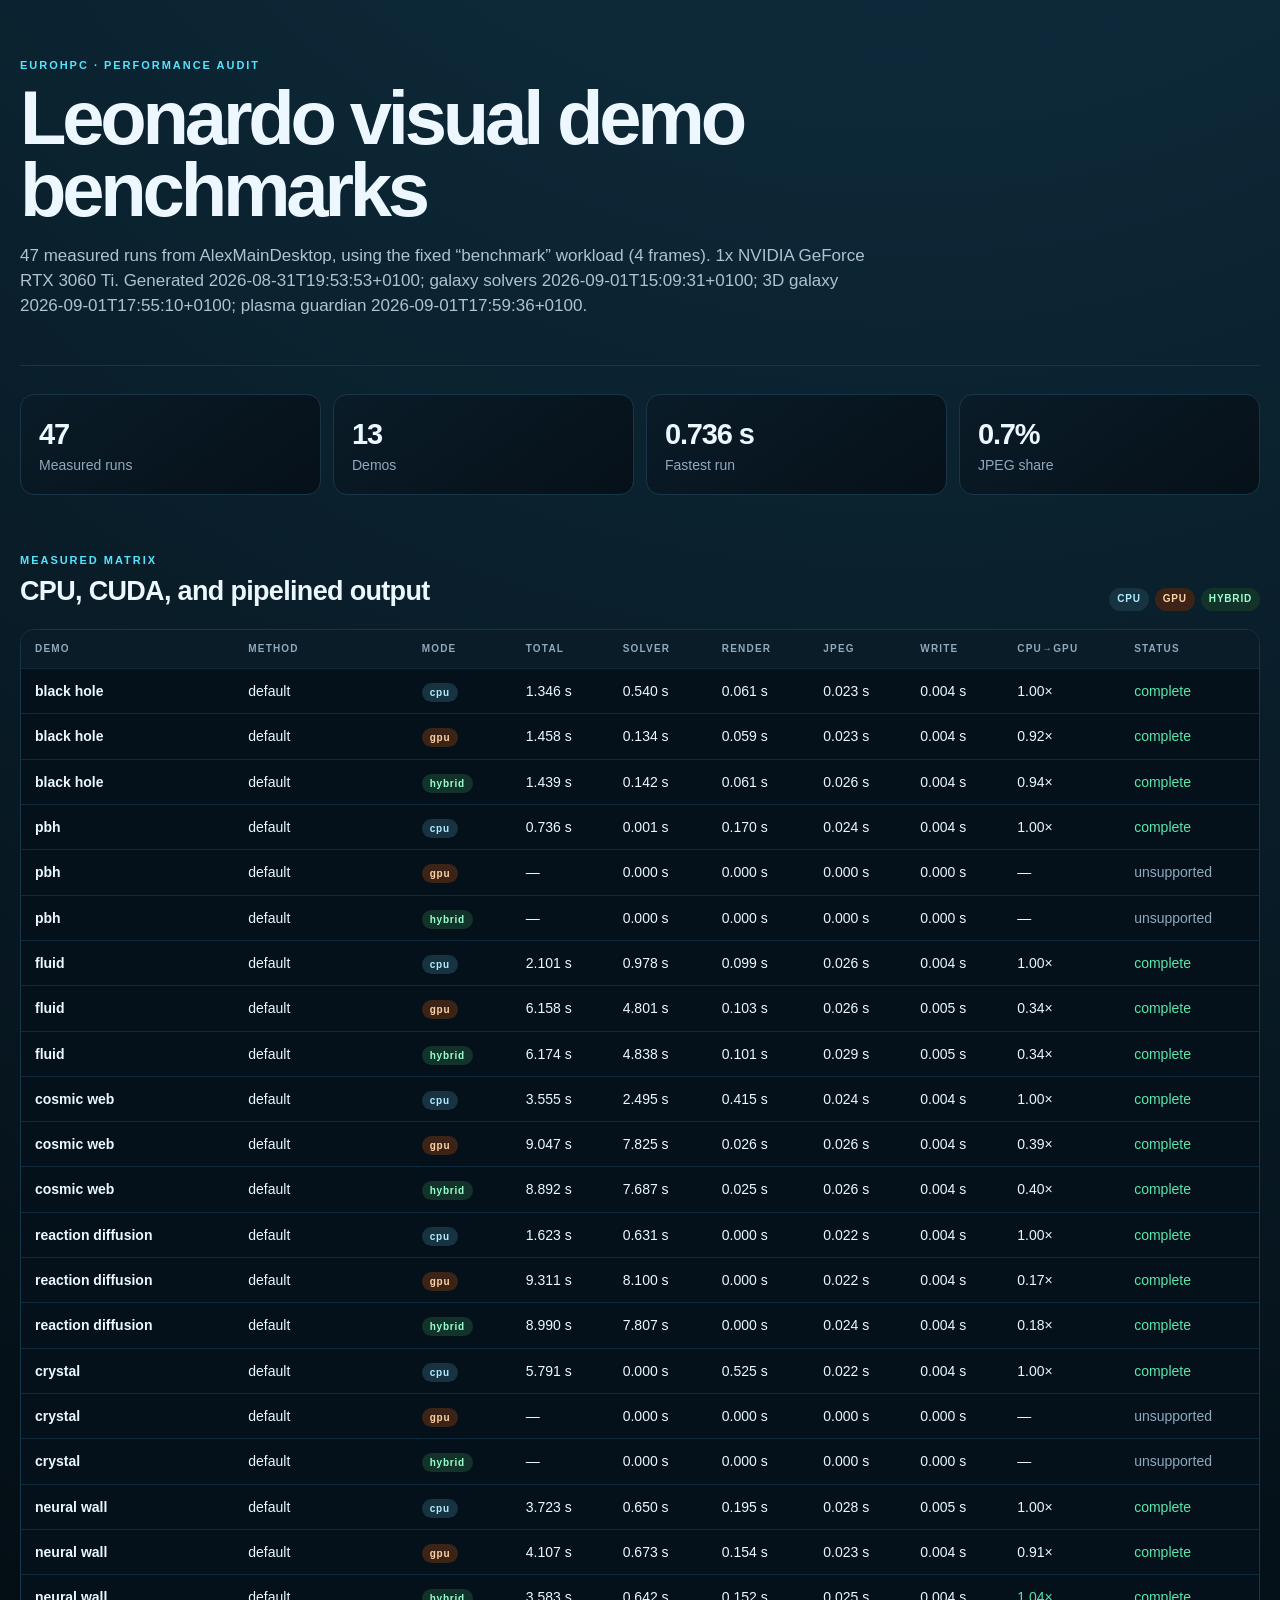
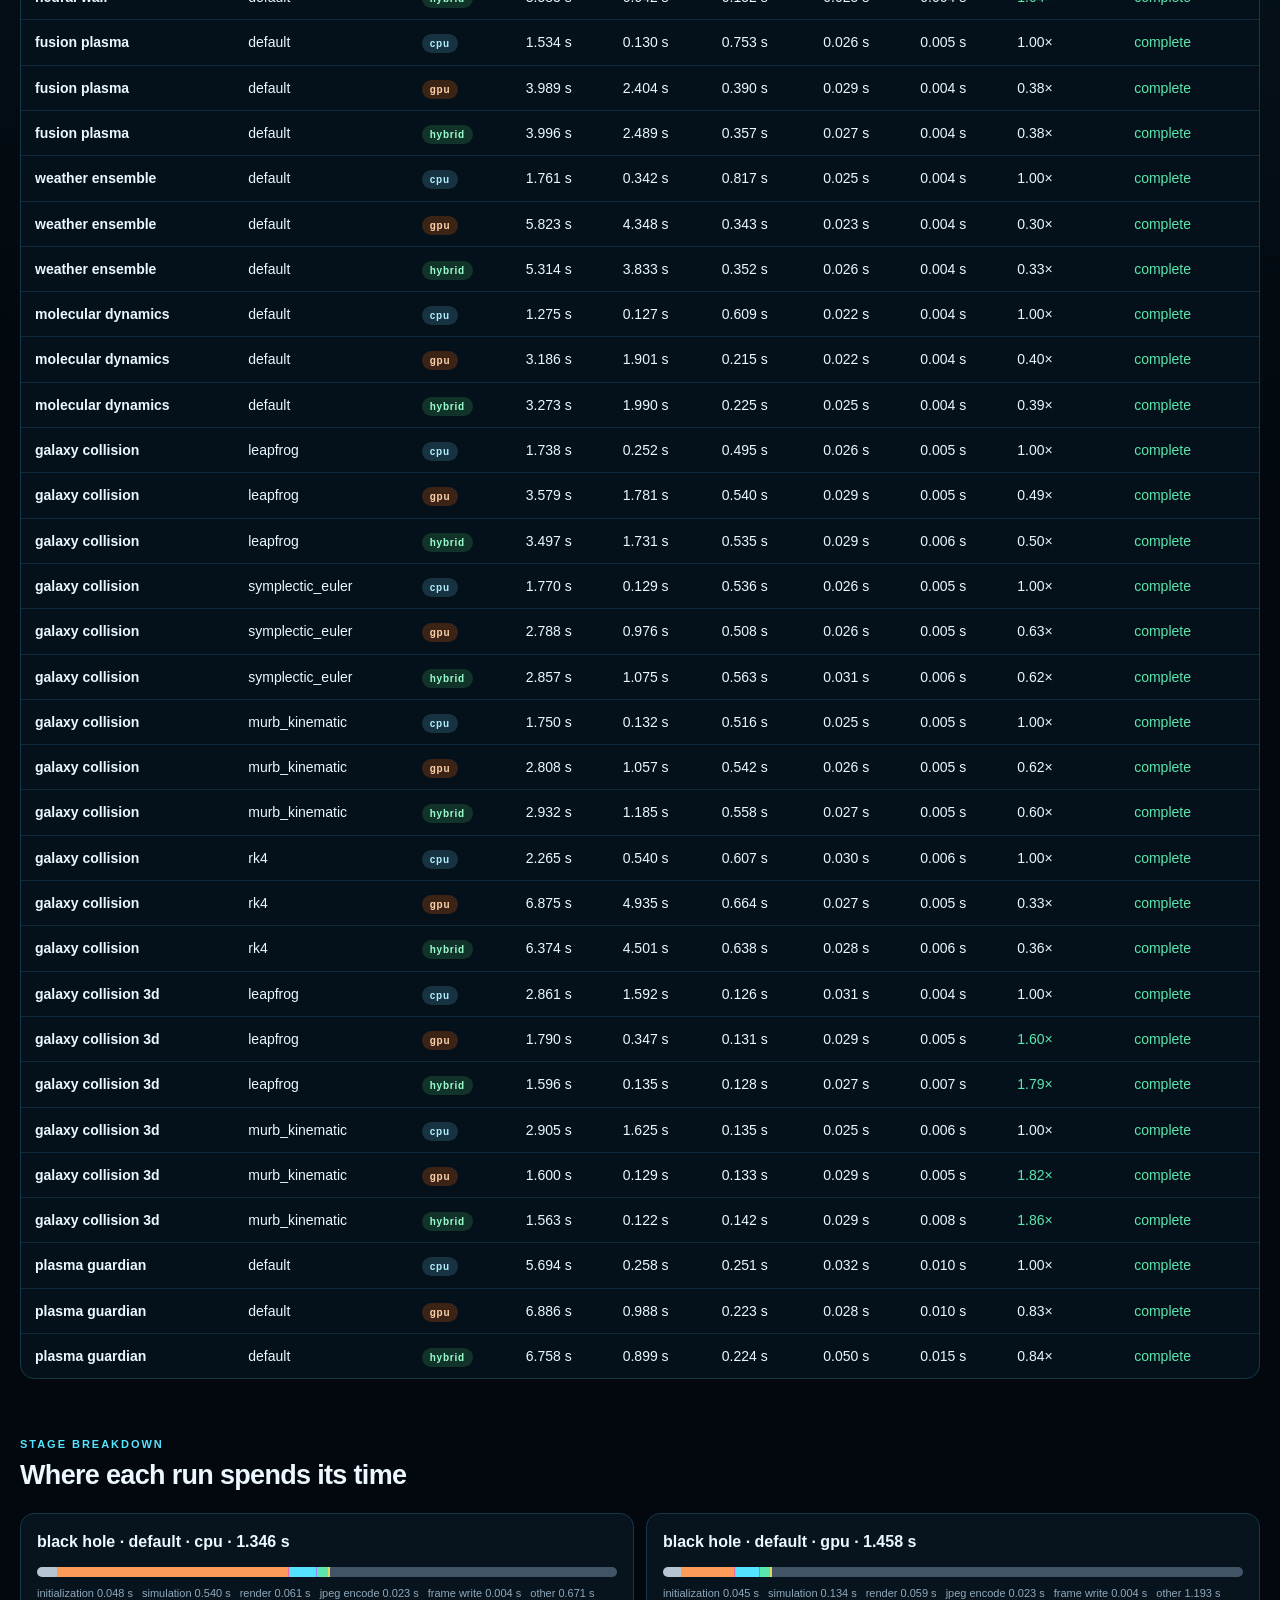
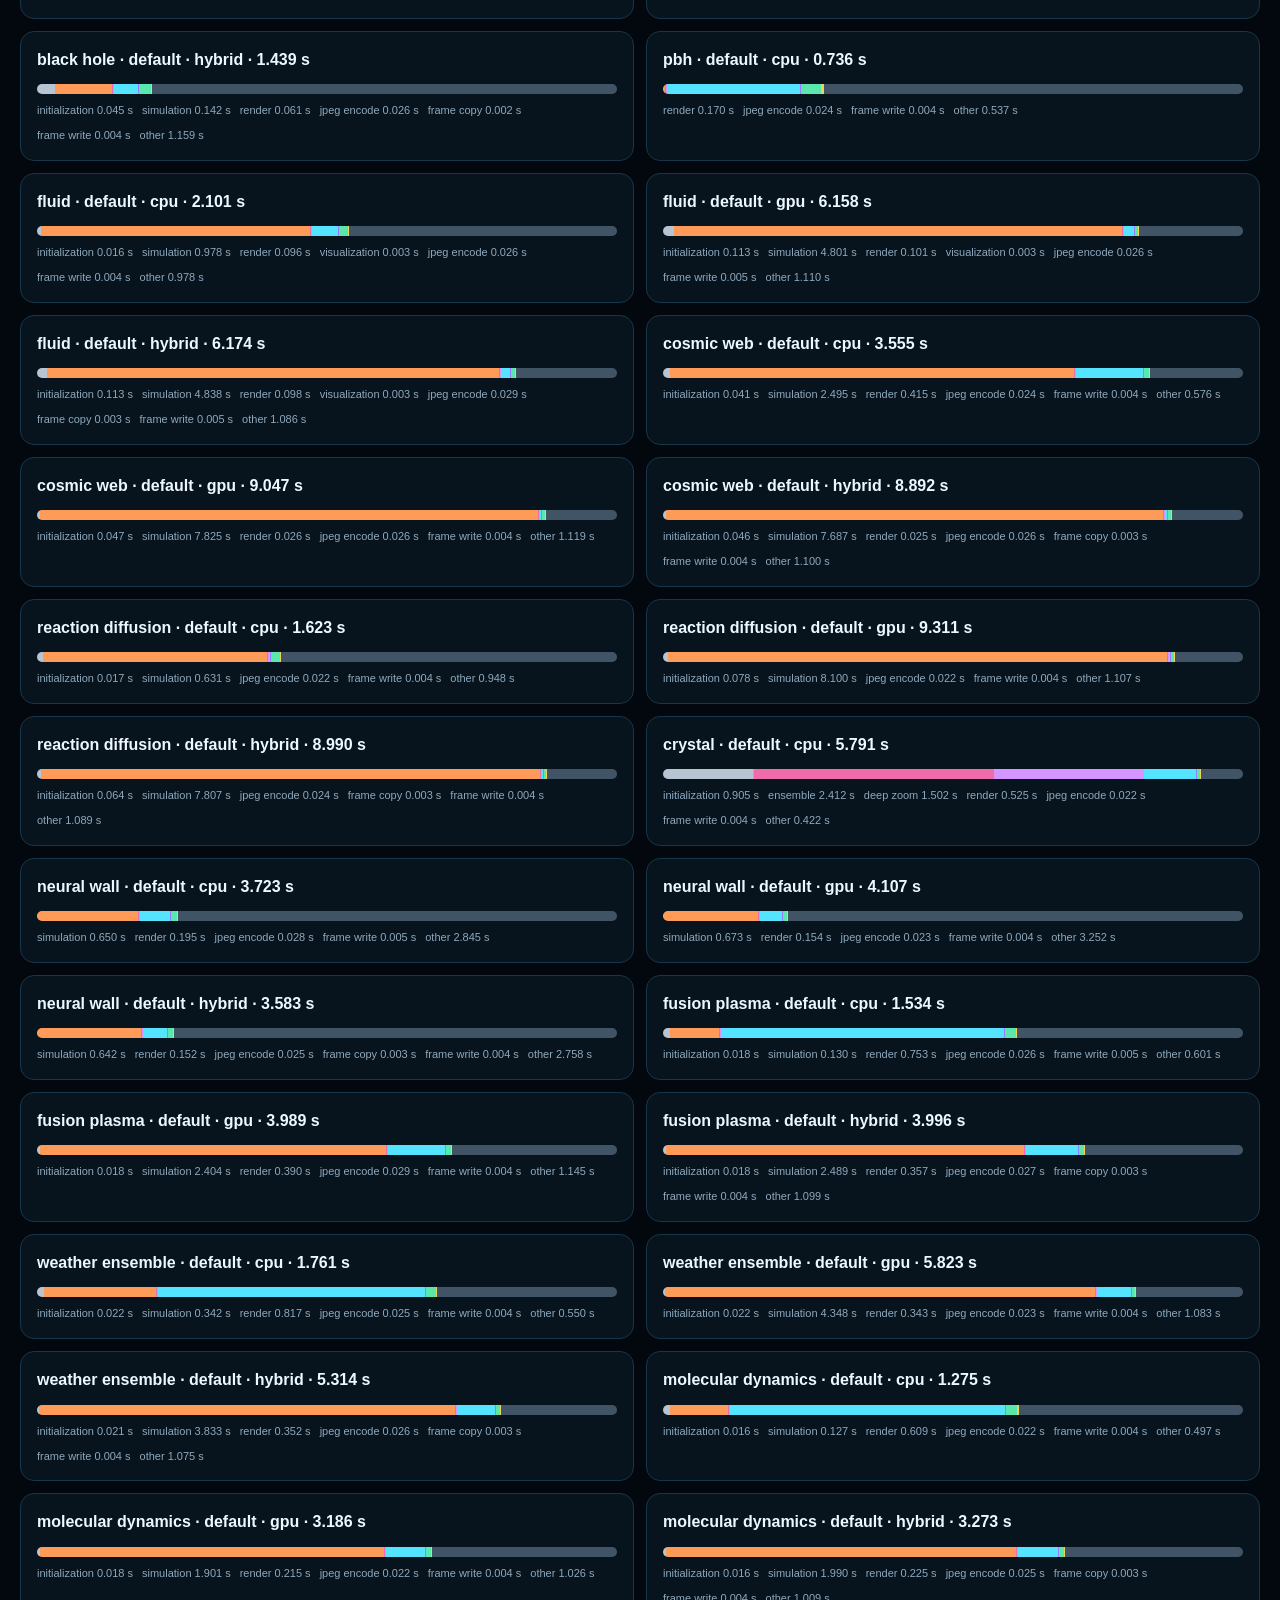
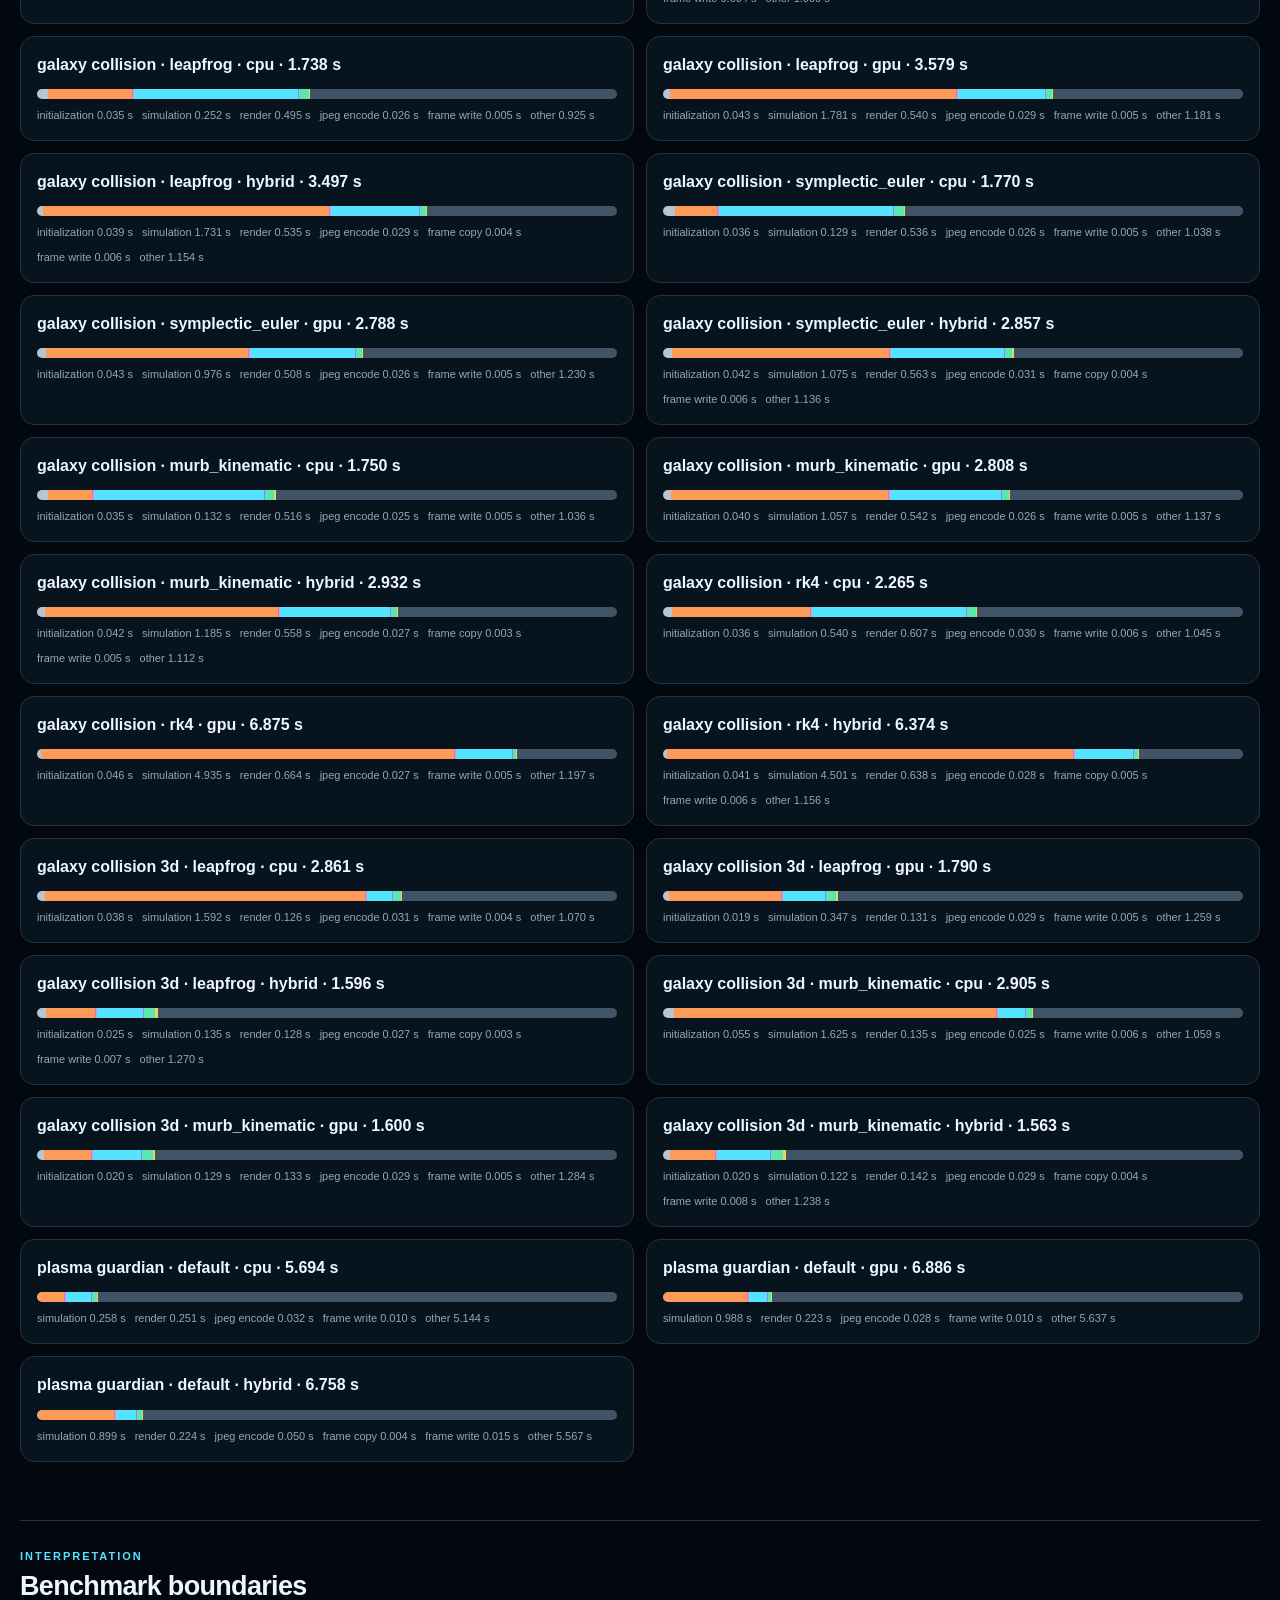
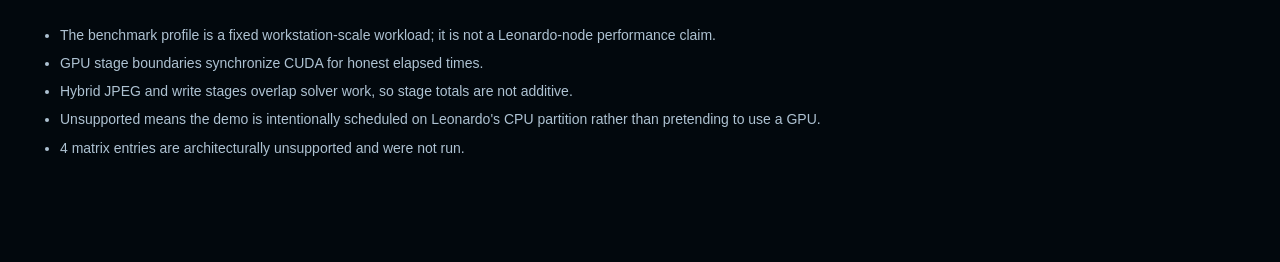
<file: benchmarks/index.html>
<!doctype html>
<html lang="en">
<head>
  <meta charset="utf-8">
  <meta name="viewport" content="width=device-width,initial-scale=1">
  <title>Leonardo Demo Benchmarks</title>
  <link rel="stylesheet" href="report.css">
</head>
<body>
  <main>
    <header>
      <p class="eyebrow">EUROHPC · PERFORMANCE AUDIT</p>
      <h1>Leonardo visual demo benchmarks</h1>
      <p id="summary">Loading measured results…</p>
    </header>
    <section class="cards" id="cards"></section>
    <section>
      <div class="section-head"><div><p class="eyebrow">MEASURED MATRIX</p><h2>CPU, CUDA, and pipelined output</h2></div><div class="legend"><span class="cpu">CPU</span><span class="gpu">GPU</span><span class="hybrid">HYBRID</span></div></div>
      <div class="table-wrap"><table><thead><tr><th>Demo</th><th>Method</th><th>Mode</th><th>Total</th><th>Solver</th><th>Render</th><th>JPEG</th><th>Write</th><th>CPU→GPU</th><th>Status</th></tr></thead><tbody id="rows"></tbody></table></div>
    </section>
    <section>
      <p class="eyebrow">STAGE BREAKDOWN</p><h2>Where each run spends its time</h2>
      <div id="breakdowns" class="breakdowns"></div>
    </section>
    <section class="notes"><p class="eyebrow">INTERPRETATION</p><h2>Benchmark boundaries</h2><ul id="notes"></ul></section>
  </main>
  <script src="report.js"></script>
</body>
</html>
</file>
<file: benchmarks/report.css>
:root{color-scheme:dark;--ink:#edf7ff;--muted:#8fa9bd;--line:#18364a;--panel:#07131d;--cyan:#54e4ff;--orange:#ff9b58;--green:#59e7ae;--red:#ff6d7a}*{box-sizing:border-box}body{margin:0;background:radial-gradient(circle at 70% -10%,#113447 0,transparent 38%),#02080d;color:var(--ink);font:14px/1.45 Inter,Segoe UI,sans-serif}main{width:min(1500px,calc(100% - 40px));margin:auto;padding:58px 0 90px}header{border-bottom:1px solid var(--line);padding-bottom:30px;margin-bottom:28px}h1{font-size:clamp(38px,6vw,76px);letter-spacing:-.055em;line-height:.95;margin:8px 0 18px;max-width:900px}h2{font-size:27px;letter-spacing:-.025em;margin:3px 0 18px}.eyebrow{color:var(--cyan);font-size:11px;font-weight:800;letter-spacing:.18em;margin:0;text-transform:uppercase}#summary{max-width:850px;color:#aec2d2;font-size:17px}.cards{display:grid;grid-template-columns:repeat(4,1fr);gap:12px;margin-bottom:58px}.card{background:linear-gradient(145deg,#0a1c28,#061019);border:1px solid var(--line);border-radius:14px;padding:18px}.card b{font-size:29px;display:block;letter-spacing:-.04em}.card span{color:var(--muted)}.section-head{display:flex;align-items:end;justify-content:space-between}.legend{display:flex;gap:6px;margin-bottom:18px}.legend span,.pill{padding:4px 8px;border-radius:999px;font-size:10px;font-weight:800;letter-spacing:.08em}.cpu{background:#173240;color:#aeeeff}.gpu{background:#3b2415;color:#ffd1a9}.hybrid{background:#113329;color:#9cffcf}.table-wrap{overflow:auto;border:1px solid var(--line);border-radius:14px;background:#05111a;margin-bottom:58px}table{border-collapse:collapse;width:100%;min-width:1000px}th,td{text-align:left;padding:12px 14px;border-bottom:1px solid #102a3b;white-space:nowrap}th{position:sticky;top:0;background:#0a1c28;color:#8fa9bd;font-size:10px;letter-spacing:.12em;text-transform:uppercase}tr:last-child td{border:0}.number{font-variant-numeric:tabular-nums}.good{color:var(--green)}.bad{color:var(--red)}.muted{color:var(--muted)}.breakdowns{display:grid;grid-template-columns:repeat(2,1fr);gap:12px;margin-bottom:58px}.breakdown{border:1px solid var(--line);border-radius:14px;background:var(--panel);padding:16px}.breakdown h3{margin:0 0 13px;font-size:16px}.bar{height:10px;display:flex;background:#102432;border-radius:9px;overflow:hidden}.bar span{min-width:1px}.bar .simulation{background:#ff9b58}.bar .render{background:#54e4ff}.bar .visualization{background:#9a7cff}.bar .jpeg_encode{background:#59e7ae}.bar .frame_write{background:#e7d659}.bar .other{background:#405466}.bar-labels{display:flex;flex-wrap:wrap;gap:9px;margin-top:9px;color:var(--muted);font-size:11px}.notes{border-top:1px solid var(--line);padding-top:28px}.notes li{margin:8px 0;color:#aec2d2}@media(max-width:900px){.cards{grid-template-columns:repeat(2,1fr)}.breakdowns{grid-template-columns:1fr}.section-head{display:block}}@media(max-width:520px){main{width:min(100% - 24px,1500px);padding-top:32px}.cards{grid-template-columns:1fr 1fr}h1{font-size:40px}}
</file>
